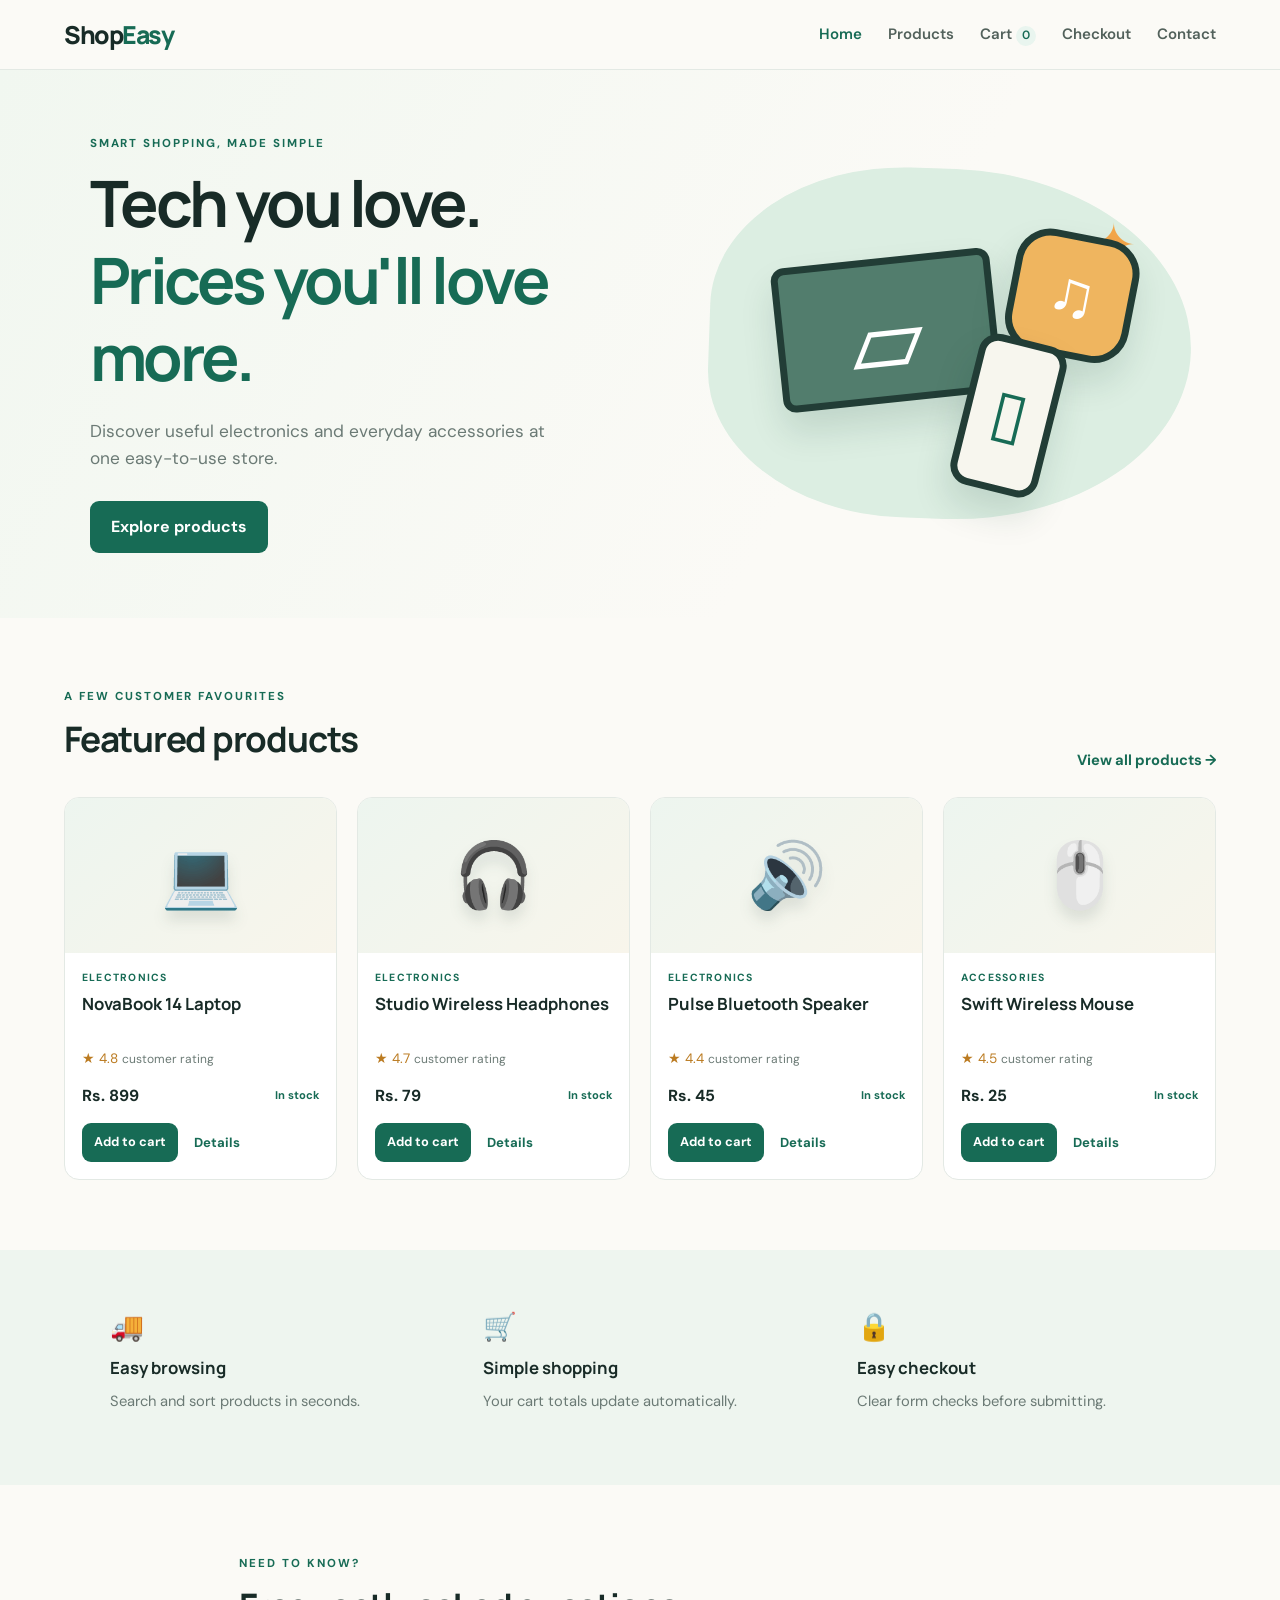
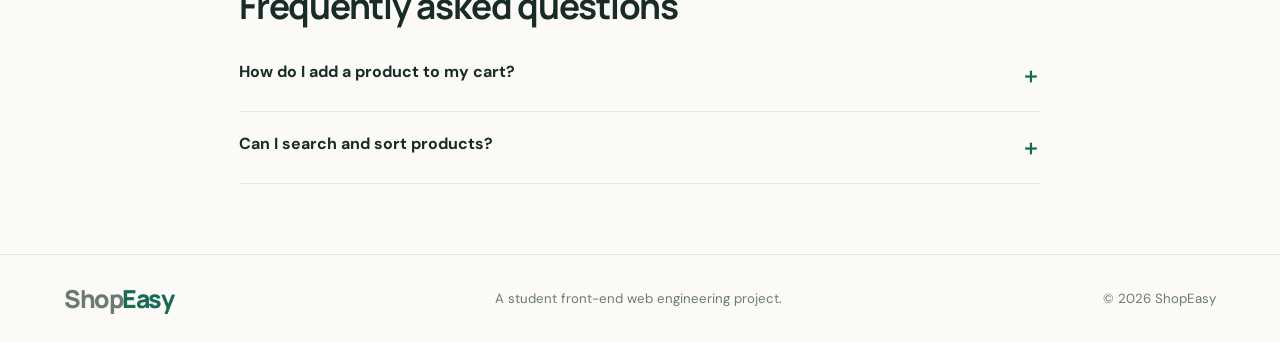
<file: shopeasy/index.html>
<!doctype html>
<html lang="en"><head><meta charset="UTF-8"><meta name="viewport" content="width=device-width, initial-scale=1.0"><title>ShopEasy | Home</title><link rel="stylesheet" href="css/style.css"><script src="https://code.jquery.com/jquery-3.7.1.min.js"></script><script defer src="js/data.js"></script><script defer src="js/store.js"></script><script defer src="js/ui.js"></script></head><body>
<header class="site-header"><a class="brand" href="index.html">Shop<span>Easy</span></a><button class="menu-toggle" aria-label="Toggle navigation">☰</button><nav class="nav"><a class="active" href="index.html">Home</a><a href="products.html">Products</a><a href="cart.html">Cart <span class="cart-count">0</span></a><a href="checkout.html">Checkout</a><a href="contact.html">Contact</a></nav></header>
<main><section class="hero"><div class="hero-copy"><p class="eyebrow">SMART SHOPPING, MADE SIMPLE</p><h1>Tech you love.<br><span>Prices you'll love more.</span></h1><p>Discover useful electronics and everyday accessories at one easy-to-use store.</p><a class="btn" href="products.html">Explore products</a></div><div class="hero-art" role="img" aria-label="Illustration of electronics including headphones, laptop and smartphone"><div class="art-circle">✦</div><div class="device laptop">▱</div><div class="device headphones">♫</div><div class="device phone">▯</div></div></section>
<section class="section"><div class="section-heading"><div><p class="eyebrow">A FEW CUSTOMER FAVOURITES</p><h2>Featured products</h2></div><a class="text-link" href="products.html">View all products →</a></div><div id="featured-grid" class="product-grid"><p class="loading">Loading featured products…</p></div></section>
<section class="benefits"><article><span>🚚</span><h3>Easy browsing</h3><p>Search and sort products in seconds.</p></article><article><span>🛒</span><h3>Simple shopping</h3><p>Your cart totals update automatically.</p></article><article><span>🔒</span><h3>Easy checkout</h3><p>Clear form checks before submitting.</p></article></section>
<section class="section faq"><p class="eyebrow">NEED TO KNOW?</p><h2>Frequently asked questions</h2><button class="faq-question">How do I add a product to my cart? <span>＋</span></button><div class="faq-answer"><p>Open Products, choose Add to cart, and visit the Cart page to update quantities.</p></div><button class="faq-question">Can I search and sort products? <span>＋</span></button><div class="faq-answer"><p>Yes. Use the search box, category filter and sorting menu on the Products page.</p></div></section></main>
<footer class="footer"><a class="brand" href="index.html">Shop<span>Easy</span></a><p>A student front-end web engineering project.</p><p>© 2026 ShopEasy</p></footer></body></html>
</file>
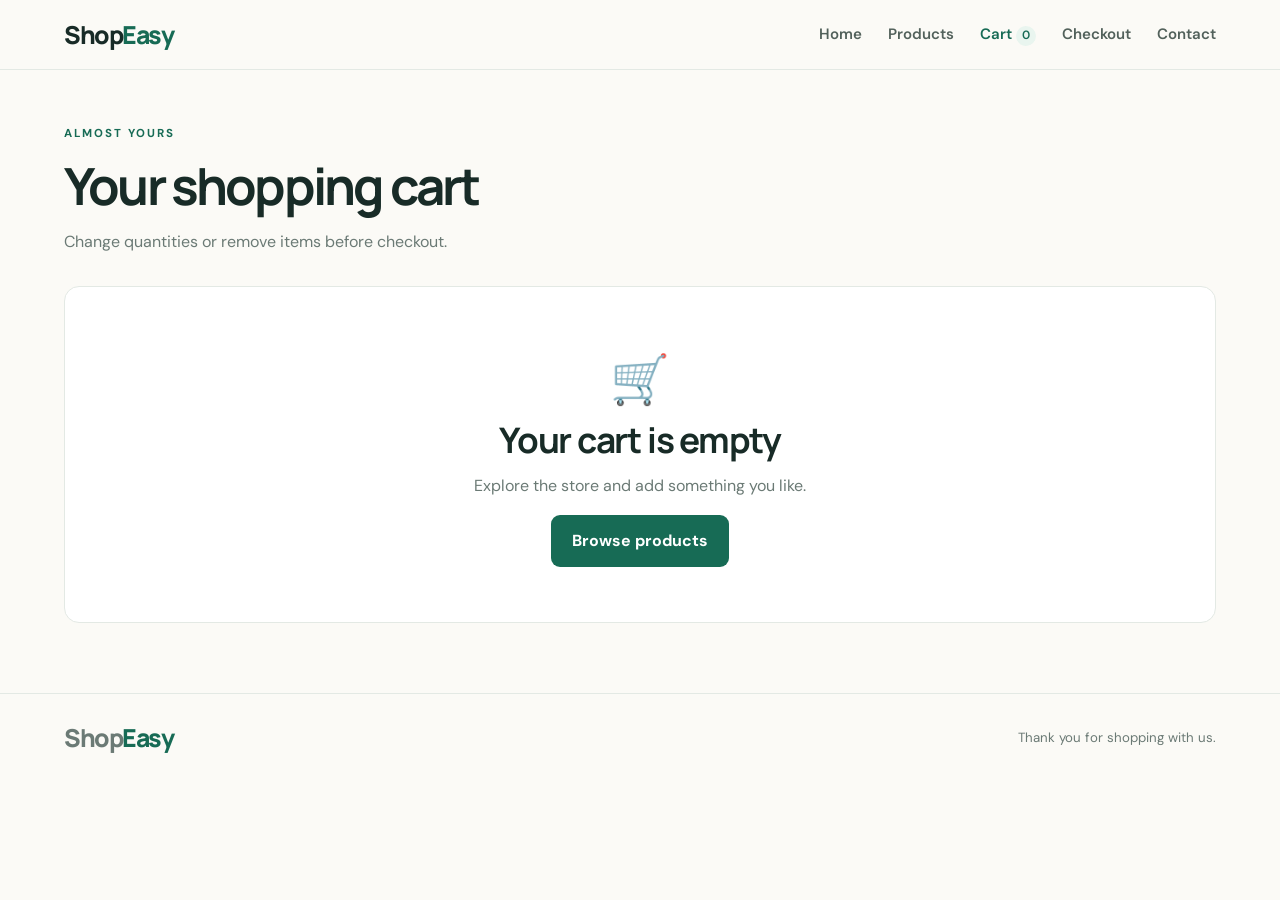
<file: shopeasy/cart.html>
<!doctype html><html lang="en"><head><meta charset="UTF-8"><meta name="viewport" content="width=device-width, initial-scale=1.0"><title>Your Cart | ShopEasy</title><link rel="stylesheet" href="css/style.css"><script src="https://code.jquery.com/jquery-3.7.1.min.js"></script><script defer src="js/data.js"></script><script defer src="js/store.js"></script><script defer src="js/ui.js"></script></head><body><header class="site-header"><a class="brand" href="index.html">Shop<span>Easy</span></a><button class="menu-toggle" aria-label="Toggle navigation">☰</button><nav class="nav"><a href="index.html">Home</a><a href="products.html">Products</a><a class="active" href="cart.html">Cart <span class="cart-count">0</span></a><a href="checkout.html">Checkout</a><a href="contact.html">Contact</a></nav></header><main class="page-wrap"><div class="page-title"><p class="eyebrow">ALMOST YOURS</p><h1>Your shopping cart</h1><p>Change quantities or remove items before checkout.</p></div><div id="cart-content" class="cart-layout"></div></main><footer class="footer"><a class="brand" href="index.html">Shop<span>Easy</span></a><p>Thank you for shopping with us.</p></footer></body></html>
</file>
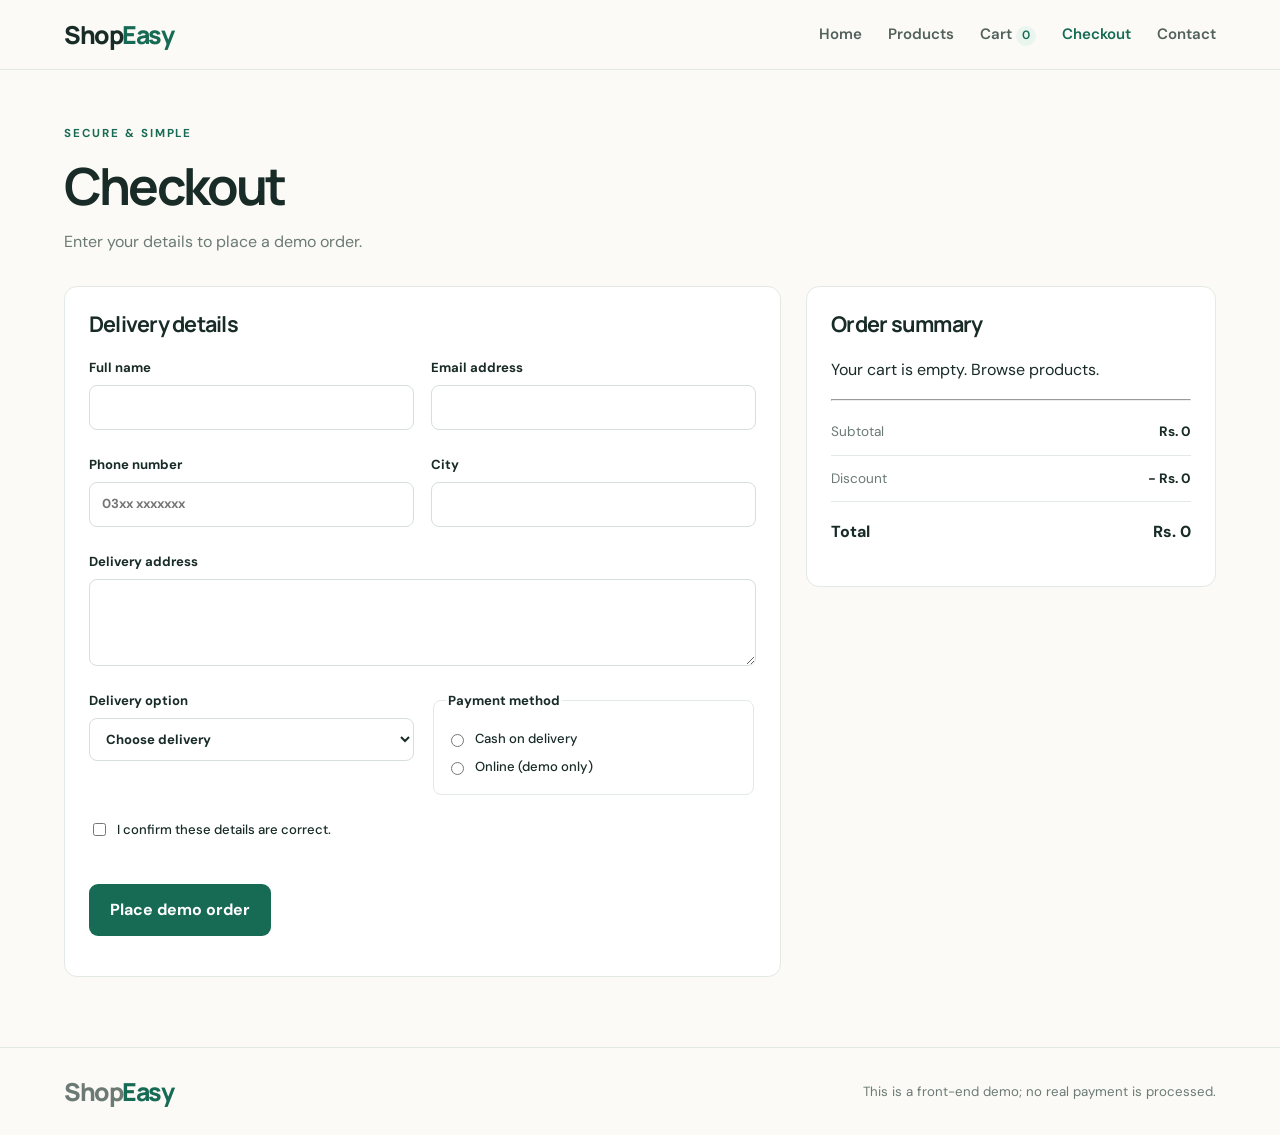
<file: shopeasy/checkout.html>
<!doctype html><html lang="en"><head><meta charset="UTF-8"><meta name="viewport" content="width=device-width, initial-scale=1.0"><title>Checkout | ShopEasy</title><link rel="stylesheet" href="css/style.css"><script src="https://code.jquery.com/jquery-3.7.1.min.js"></script><script defer src="js/data.js"></script><script defer src="js/store.js"></script><script defer src="js/ui.js"></script></head><body><header class="site-header"><a class="brand" href="index.html">Shop<span>Easy</span></a><button class="menu-toggle" aria-label="Toggle navigation">☰</button><nav class="nav"><a href="index.html">Home</a><a href="products.html">Products</a><a href="cart.html">Cart <span class="cart-count">0</span></a><a class="active" href="checkout.html">Checkout</a><a href="contact.html">Contact</a></nav></header><main class="page-wrap"><div class="page-title"><p class="eyebrow">SECURE & SIMPLE</p><h1>Checkout</h1><p>Enter your details to place a demo order.</p></div><div class="checkout-layout"><form id="checkout-form" class="form-card" novalidate><h2>Delivery details</h2><div class="form-grid"><label>Full name<input name="name" type="text" required minlength="3" autocomplete="name"><small class="field-error"></small></label><label>Email address<input name="email" type="email" required autocomplete="email"><small class="field-error"></small></label><label>Phone number<input name="phone" type="tel" required pattern="[0-9+() -]{7,20}" placeholder="03xx xxxxxxx" autocomplete="tel"><small class="field-error"></small></label><label>City<input name="city" type="text" required minlength="2" autocomplete="address-level2"><small class="field-error"></small></label><label class="full-field">Delivery address<textarea name="address" required minlength="8" rows="3" autocomplete="street-address"></textarea><small class="field-error"></small></label><label>Delivery option<select name="delivery" required><option value="">Choose delivery</option><option value="standard">Standard delivery</option><option value="express">Express delivery</option></select><small class="field-error"></small></label><fieldset><legend>Payment method</legend><label class="choice"><input type="radio" name="payment" value="cash" required> Cash on delivery</label><label class="choice"><input type="radio" name="payment" value="online"> Online (demo only)</label><small class="field-error"></small></fieldset><label class="full-field choice"><input type="checkbox" name="terms" required> I confirm these details are correct.</label><small class="field-error full-field"></small></div><button class="btn" type="submit">Place demo order</button><p id="checkout-message" class="success-message" role="status"></p></form><aside id="checkout-summary" class="summary-card"><h2>Order summary</h2><p>Loading your cart…</p></aside></div></main><footer class="footer"><a class="brand" href="index.html">Shop<span>Easy</span></a><p>This is a front-end demo; no real payment is processed.</p></footer></body></html>
</file>
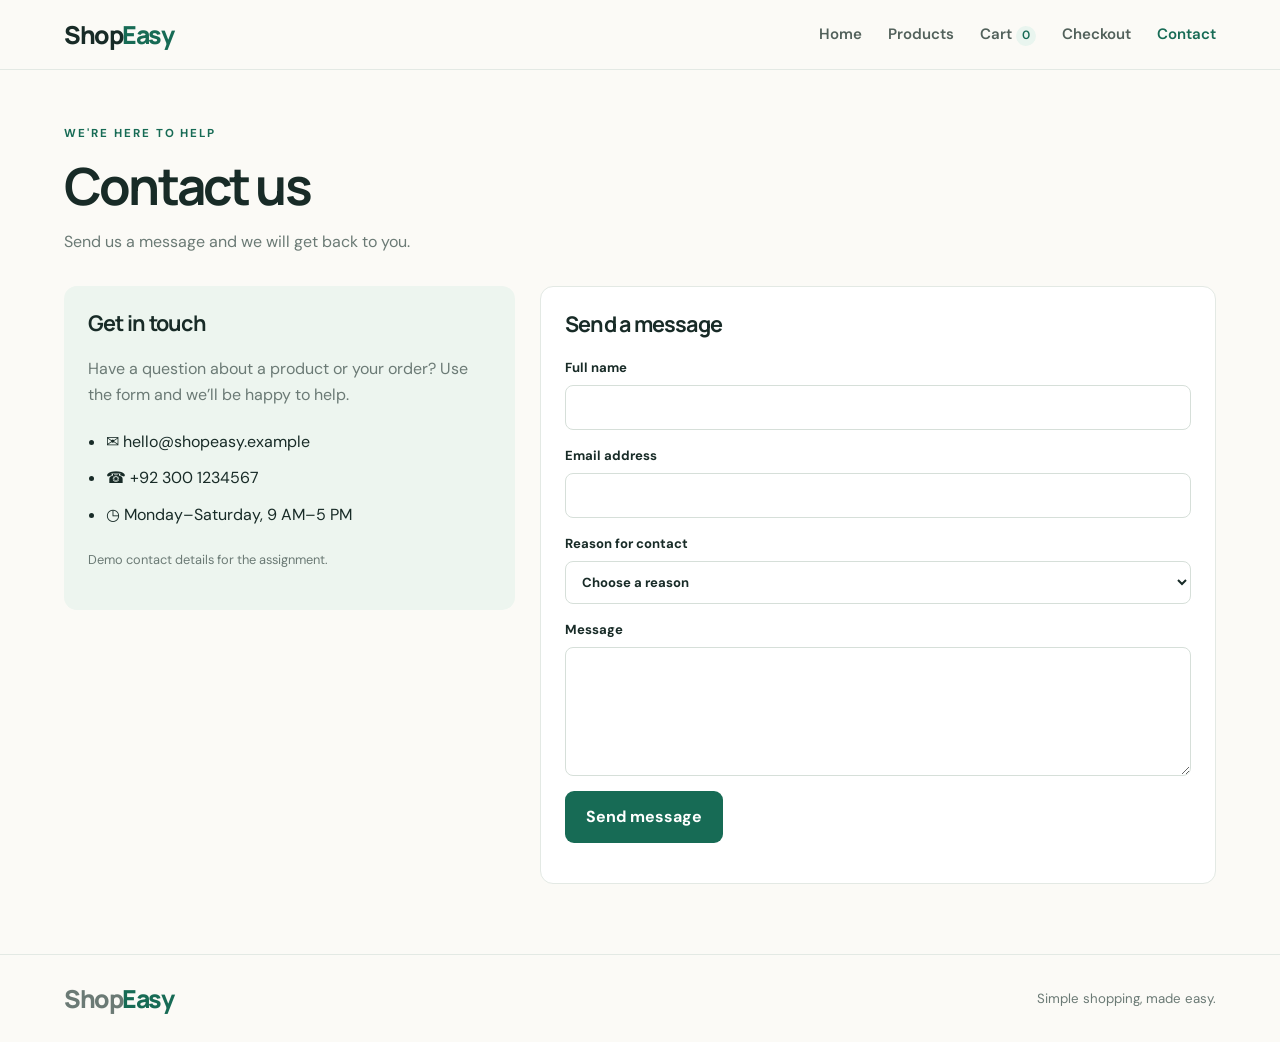
<file: shopeasy/contact.html>
<!doctype html><html lang="en"><head><meta charset="UTF-8"><meta name="viewport" content="width=device-width, initial-scale=1.0"><title>Contact | ShopEasy</title><link rel="stylesheet" href="css/style.css"><script src="https://code.jquery.com/jquery-3.7.1.min.js"></script><script defer src="js/data.js"></script><script defer src="js/store.js"></script><script defer src="js/ui.js"></script></head><body><header class="site-header"><a class="brand" href="index.html">Shop<span>Easy</span></a><button class="menu-toggle" aria-label="Toggle navigation">☰</button><nav class="nav"><a href="index.html">Home</a><a href="products.html">Products</a><a href="cart.html">Cart <span class="cart-count">0</span></a><a href="checkout.html">Checkout</a><a class="active" href="contact.html">Contact</a></nav></header><main class="page-wrap"><div class="page-title"><p class="eyebrow">WE'RE HERE TO HELP</p><h1>Contact us</h1><p>Send us a message and we will get back to you.</p></div><div class="contact-layout"><section class="contact-info"><h2>Get in touch</h2><p>Have a question about a product or your order? Use the form and we’ll be happy to help.</p><ul><li>✉ hello@shopeasy.example</li><li>☎ +92 300 1234567</li><li>◷ Monday–Saturday, 9 AM–5 PM</li></ul><p class="muted">Demo contact details for the assignment.</p></section><form id="contact-form" class="form-card"><h2>Send a message</h2><label>Full name<input name="name" type="text" required minlength="3"></label><label>Email address<input name="email" type="email" required></label><label>Reason for contact<select name="reason" required><option value="">Choose a reason</option><option>Product question</option><option>Order support</option><option>Other</option></select></label><label>Message<textarea name="message" rows="5" required minlength="10"></textarea></label><button class="btn" type="submit">Send message</button><p id="contact-message" class="success-message" role="status"></p></form></div></main><footer class="footer"><a class="brand" href="index.html">Shop<span>Easy</span></a><p>Simple shopping, made easy.</p></footer></body></html>
</file>
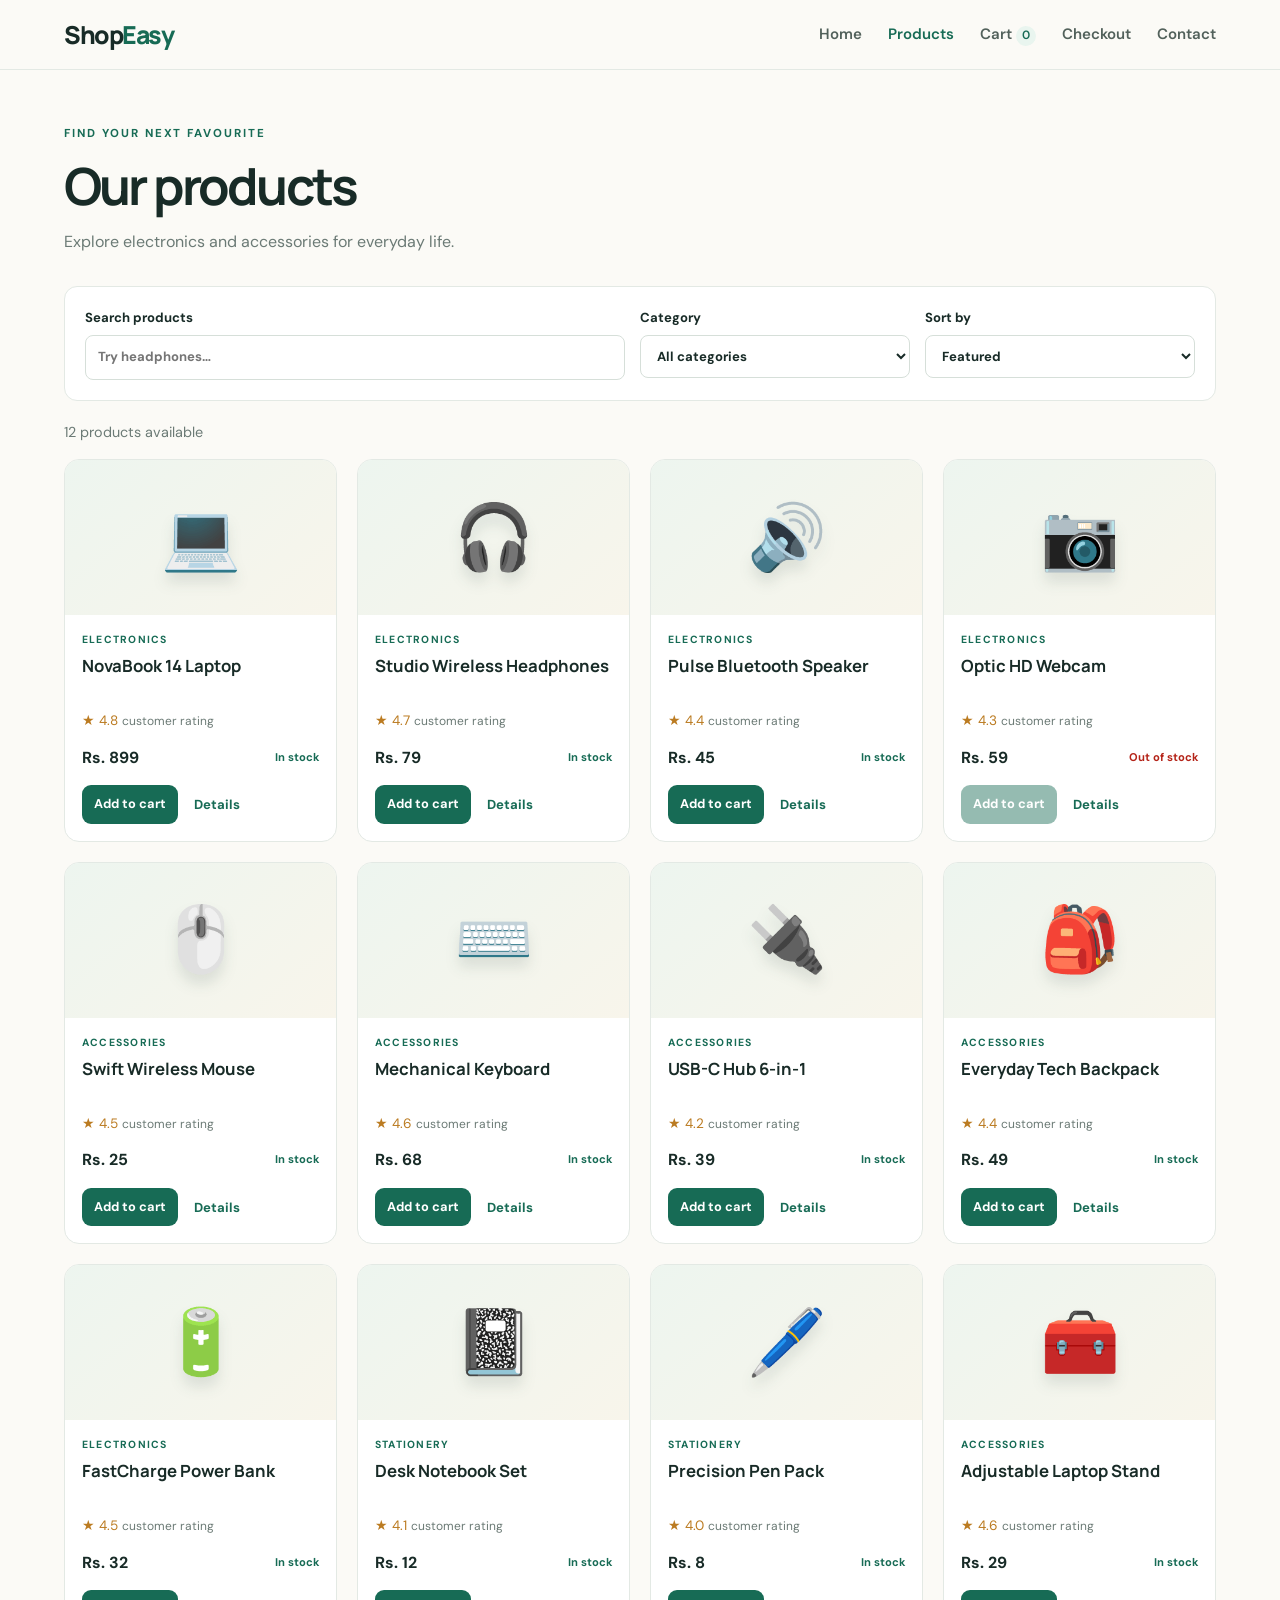
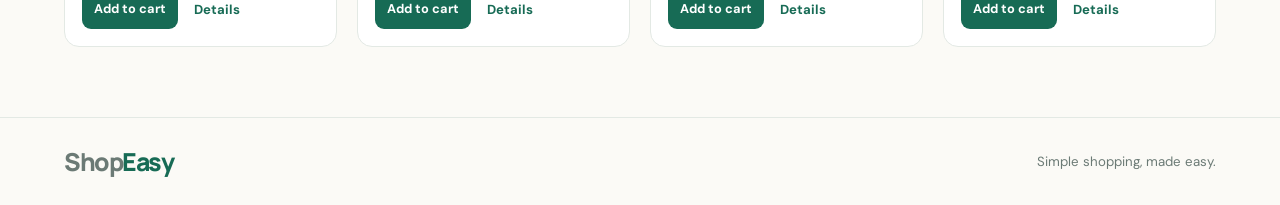
<file: shopeasy/products.html>
<!doctype html><html lang="en"><head><meta charset="UTF-8"><meta name="viewport" content="width=device-width, initial-scale=1.0"><title>Products | ShopEasy</title><link rel="stylesheet" href="css/style.css"><script src="https://code.jquery.com/jquery-3.7.1.min.js"></script><script defer src="js/data.js"></script><script defer src="js/store.js"></script><script defer src="js/ui.js"></script></head><body><header class="site-header"><a class="brand" href="index.html">Shop<span>Easy</span></a><button class="menu-toggle" aria-label="Toggle navigation">☰</button><nav class="nav"><a href="index.html">Home</a><a class="active" href="products.html">Products</a><a href="cart.html">Cart <span class="cart-count">0</span></a><a href="checkout.html">Checkout</a><a href="contact.html">Contact</a></nav></header><main class="page-wrap"><div class="page-title"><p class="eyebrow">FIND YOUR NEXT FAVOURITE</p><h1>Our products</h1><p>Explore electronics and accessories for everyday life.</p></div><section class="toolbar" aria-label="Product controls"><label class="search-label">Search products<input id="search-input" type="search" placeholder="Try headphones…"></label><label>Category<select id="category-filter"><option value="all">All categories</option><option value="electronics">Electronics</option><option value="accessories">Accessories</option><option value="stationery">Stationery</option></select></label><label>Sort by<select id="sort-select"><option value="featured">Featured</option><option value="price-asc">Price: low to high</option><option value="price-desc">Price: high to low</option><option value="name">Name: A–Z</option><option value="rating">Top rated</option></select></label></section><p id="loading-message" class="notice" role="status">Loading products…</p><p id="error-message" class="error hidden" role="alert">Could not load products.json. Run this project with VS Code Live Server.</p><div id="product-grid" class="product-grid"></div><section id="product-details" class="details-panel hidden" aria-live="polite"></section></main><footer class="footer"><a class="brand" href="index.html">Shop<span>Easy</span></a><p>Simple shopping, made easy.</p></footer></body></html>
</file>
<file: shopeasy/css/style.css>
@import url('https://fonts.googleapis.com/css2?family=DM+Sans:wght@400;500;600;700&family=Manrope:wght@400;500;600;700;800&display=swap');
:root{--ink:#182b27;--muted:#6b7a75;--green:#176b55;--green-dark:#10513f;--mint:#e9f5ef;--cream:#fbfaf6;--line:#e3e9e4;--white:#fff;--orange:#f3a64a;--danger:#b42318;--shadow:0 12px 35px rgba(24,43,39,.08)}
*{box-sizing:border-box}html{scroll-behavior:smooth}body{margin:0;background:var(--cream);color:var(--ink);font-family:'DM Sans',sans-serif;line-height:1.6}h1,h2,h3{font-family:Manrope,sans-serif;line-height:1.2;margin:0 0 12px}h1{font-size:clamp(2.3rem,5vw,4.4rem);letter-spacing:-.055em}h2{font-size:clamp(1.6rem,3vw,2.2rem);letter-spacing:-.035em}h3{font-size:1.05rem}p{margin:0 0 16px}a{color:inherit;text-decoration:none}button,input,select,textarea{font:inherit}button{cursor:pointer}.site-header{display:flex;align-items:center;justify-content:space-between;gap:28px;padding:18px max(5vw,22px);background:rgba(251,250,246,.96);border-bottom:1px solid var(--line);position:sticky;top:0;z-index:20;backdrop-filter:blur(12px)}.brand{font:800 1.55rem Manrope,sans-serif;letter-spacing:-.06em}.brand span{color:var(--green)}.nav{display:flex;align-items:center;gap:26px}.nav a{font-size:.94rem;color:#52615b;font-weight:600;transition:color .2s}.nav a:hover,.nav a:focus,.nav a.active{color:var(--green)}.cart-count{display:inline-flex;min-width:20px;height:20px;align-items:center;justify-content:center;border-radius:20px;background:var(--mint);color:var(--green);font-size:.75rem;padding:0 5px}.menu-toggle{display:none;border:0;background:transparent;font-size:1.5rem}.hero{display:grid;grid-template-columns:1.1fr .9fr;align-items:center;gap:30px;min-height:520px;padding:65px max(7vw,24px);background:linear-gradient(120deg,#f1f7f0 0%,#fbfaf6 65%);overflow:hidden}.hero-copy{max-width:610px}.hero-copy>p:not(.eyebrow){max-width:480px;color:var(--muted);font-size:1.08rem;margin:22px 0 28px}.hero h1 span{color:var(--green)}.eyebrow{font-size:.72rem;letter-spacing:.17em;font-weight:700;color:var(--green);margin-bottom:12px}.btn{display:inline-flex;align-items:center;justify-content:center;border:0;border-radius:9px;padding:13px 21px;background:var(--green);color:white;font-weight:700;transition:transform .2s,background .2s}.btn:hover,.btn:focus{background:var(--green-dark);transform:translateY(-2px)}.btn:disabled{opacity:.45;cursor:not-allowed;transform:none}.hero-art{height:350px;position:relative;display:flex;align-items:center;justify-content:center;background:#dceee2;border-radius:45% 55% 55% 45%;transform:rotate(2deg)}.art-circle{position:absolute;right:12%;top:7%;font-size:3.5rem;color:#f3a64a}.device{position:absolute;display:grid;place-items:center;box-shadow:0 20px 35px #123b2b22;border:7px solid #223d36;color:#fff}.laptop{width:220px;height:145px;background:#527d6d;border-radius:13px;font-size:6rem;transform:rotate(-8deg);left:14%;top:26%}.headphones{width:125px;height:125px;background:#efb55f;border-radius:35px;font-size:4rem;right:12%;top:17%;transform:rotate(9deg)}.phone{width:90px;height:155px;background:#f7f6ee;border-radius:20px;color:#176b55;font-size:4rem;right:28%;bottom:8%;transform:rotate(12deg)}.section,.page-wrap{max-width:1200px;margin:auto;padding:70px 24px}.section-heading{display:flex;align-items:end;justify-content:space-between;gap:20px;margin-bottom:25px}.text-link{color:var(--green);font-weight:700;font-size:.92rem}.text-link:hover{text-decoration:underline}.product-grid{display:grid;grid-template-columns:repeat(4,minmax(0,1fr));gap:20px}.product-card{background:#fff;border:1px solid var(--line);border-radius:15px;overflow:hidden;transition:transform .22s,box-shadow .22s}.product-card:hover{transform:translateY(-4px);box-shadow:var(--shadow)}.product-art{height:155px;display:grid;place-items:center;background:linear-gradient(140deg,#edf5ef,#f8f5eb);font-size:4rem}.product-art span{filter:drop-shadow(0 10px 7px #183b2b1c)}.product-info{padding:17px}.category-tag{text-transform:uppercase;letter-spacing:.12em;font-size:.65rem;font-weight:700;color:var(--green);margin-bottom:7px}.product-info h3{min-height:42px}.rating{font-size:.85rem;color:#bb7b21;margin:8px 0 13px}.rating span{font-size:.75rem;color:var(--muted)}.product-bottom{display:flex;justify-content:space-between;gap:8px;align-items:center;margin-bottom:15px}.product-bottom strong{font-size:1rem}.stock{font-size:.7rem;font-weight:700}.available{color:var(--green)}.unavailable{color:var(--danger)}.card-actions{display:flex;align-items:center;gap:10px}.btn-small{padding:9px 12px;font-size:.8rem}.details-btn{background:transparent;border:0;color:var(--green);font-size:.82rem;font-weight:700}.benefits{display:grid;grid-template-columns:repeat(3,1fr);gap:20px;padding:45px max(7vw,24px);background:#eef5ef}.benefits article{padding:10px 20px}.benefits article>span{font-size:1.7rem}.benefits h3{margin-top:10px}.benefits p{color:var(--muted);font-size:.92rem}.faq{max-width:850px}.faq-question{display:flex;justify-content:space-between;width:100%;padding:19px 0;border:0;border-bottom:1px solid var(--line);background:transparent;text-align:left;font-weight:700;color:var(--ink)}.faq-question span{color:var(--green);font-size:1.3rem}.faq-answer{display:none;padding:17px 0;color:var(--muted)}.footer{display:flex;align-items:center;justify-content:space-between;gap:18px;padding:27px max(5vw,22px);border-top:1px solid var(--line);color:var(--muted);font-size:.83rem}.footer p{margin:0}.page-wrap{min-height:65vh;padding-top:55px}.page-title{margin-bottom:32px}.page-title h1{font-size:clamp(2.3rem,4vw,3.5rem)}.page-title>p:last-child{color:var(--muted)}.toolbar{display:grid;grid-template-columns:2fr 1fr 1fr;gap:15px;padding:20px;background:#fff;border:1px solid var(--line);border-radius:13px;margin-bottom:20px}.toolbar label,.form-card label{display:flex;flex-direction:column;gap:7px;font-size:.82rem;font-weight:700}.toolbar input,.toolbar select,.form-card input,.form-card select,.form-card textarea{width:100%;min-width:0;border:1px solid #d6dfd9;border-radius:8px;background:white;padding:11px 12px;color:var(--ink);outline:none}.toolbar input:focus,.toolbar select:focus,.form-card input:focus,.form-card select:focus,.form-card textarea:focus{border-color:var(--green);box-shadow:0 0 0 3px #176b5519}.notice,.loading{color:var(--muted);font-size:.9rem;margin:15px 0}.error{color:var(--danger)}.hidden{display:none!important}.details-panel{display:grid;grid-template-columns:130px 1fr;gap:25px;position:relative;background:#edf5ef;border-radius:15px;padding:28px;margin-top:30px}.detail-emoji{display:grid;place-items:center;background:#fff;border-radius:12px;font-size:4rem}.details-close{position:absolute;right:15px;top:12px;border:0;background:transparent;font-size:1.7rem}.detail-price{font-size:1.25rem;font-weight:800;color:var(--green)}.cart-layout{display:grid;grid-template-columns:minmax(0,1fr) 300px;gap:25px;align-items:start}.cart-table-wrap{overflow-x:auto;background:#fff;border:1px solid var(--line);border-radius:12px}.cart-table{width:100%;border-collapse:collapse;min-width:650px}.cart-table th,.cart-table td{text-align:left;padding:17px 14px;border-bottom:1px solid var(--line);font-size:.85rem}.cart-table th{background:#f4f7f3;color:var(--muted);font-size:.72rem;text-transform:uppercase;letter-spacing:.06em}.cart-product{display:flex;align-items:center;gap:10px}.mini-art{display:grid;place-items:center;width:45px;height:45px;background:var(--mint);border-radius:8px;font-size:1.5rem}.cart-product small{display:block;color:var(--muted);text-transform:capitalize}.quantity-control{display:flex;align-items:center;gap:10px}.quantity-control button{width:27px;height:27px;border:1px solid var(--line);background:#fff;border-radius:6px}.remove-btn{border:0;background:transparent;color:var(--danger);font-size:.8rem}.summary-card,.form-card,.contact-info{background:#fff;border:1px solid var(--line);border-radius:13px;padding:24px}.summary-card h2,.form-card h2,.contact-info h2{font-size:1.35rem;margin-bottom:20px}.summary-line{display:flex;justify-content:space-between;gap:12px;padding:12px 0;border-bottom:1px solid var(--line);font-size:.85rem}.summary-line span{color:var(--muted)}.grand-total{font-size:1rem;border-bottom:0;padding:17px 0}.grand-total span,.grand-total strong{color:var(--ink);font-weight:800}.btn-full{width:100%;margin-top:10px}.centered{display:block;text-align:center;margin-top:16px}.empty-card{text-align:center;background:#fff;border:1px solid var(--line);border-radius:15px;padding:55px 20px;grid-column:1/-1}.empty-card>span{font-size:3rem}.empty-card p{color:var(--muted)}.checkout-layout,.contact-layout{display:grid;grid-template-columns:minmax(0,1.4fr) minmax(270px,.8fr);gap:25px;align-items:start}.form-grid{display:grid;grid-template-columns:1fr 1fr;gap:17px;margin-bottom:20px}.form-card label{margin-bottom:15px}.form-grid label{margin:0}.full-field{grid-column:1/-1}.form-card fieldset{border:1px solid var(--line);border-radius:8px;padding:10px 12px}.form-card legend{font-size:.82rem;font-weight:700}.form-card .choice{display:flex;flex-direction:row;align-items:center;gap:8px;font-weight:500;margin:7px 0}.form-card .choice input{width:auto}.field-error{display:block;min-height:0;color:var(--danger);font-size:.75rem;font-weight:500}.invalid{border-color:var(--danger)!important}.success-message{color:var(--green);font-weight:700;margin-top:15px}.error-message{color:var(--danger);font-weight:700;margin-top:15px}.contact-layout{grid-template-columns:.8fr 1.2fr}.contact-info{background:#edf5ef;border:0}.contact-info p{color:var(--muted)}.contact-info ul{padding-left:18px;line-height:2.3}.muted{font-size:.8rem}.toast{display:none;position:fixed;right:24px;bottom:24px;z-index:40;background:var(--ink);color:#fff;padding:13px 20px;border-radius:10px;box-shadow:var(--shadow)}.empty-state{grid-column:1/-1;background:white;padding:30px;border-radius:12px;color:var(--muted)}
@media(max-width:950px){.product-grid{grid-template-columns:repeat(2,minmax(0,1fr))}.hero{min-height:450px}.hero-art{height:280px}.laptop{width:170px;height:120px}.headphones{width:100px;height:100px}.phone{height:130px;width:70px}.cart-layout{grid-template-columns:1fr}.summary-card{max-width:none}.checkout-layout,.contact-layout{grid-template-columns:1fr 1fr}}
@media(max-width:768px){.site-header{padding:14px 20px}.menu-toggle{display:block}.nav{display:none;position:absolute;top:100%;left:0;right:0;padding:16px 22px 22px;background:var(--cream);border-bottom:1px solid var(--line);flex-direction:column;align-items:flex-start;gap:14px}.nav.nav-open{display:flex}.hero{grid-template-columns:1fr;padding:55px 25px 35px}.hero-art{max-width:460px;width:100%;margin:auto;height:250px}.section,.page-wrap{padding:48px 20px}.toolbar{grid-template-columns:1fr 1fr}.search-label{grid-column:1/-1}.benefits{padding:30px 20px;gap:8px}.benefits article{padding:8px}.footer{flex-wrap:wrap}.checkout-layout,.contact-layout{grid-template-columns:1fr}.form-grid{grid-template-columns:1fr}.full-field{grid-column:auto}.details-panel{grid-template-columns:1fr}.detail-emoji{min-height:100px}}
@media(max-width:480px){.product-grid{grid-template-columns:1fr}.product-art{height:180px}.section-heading{align-items:start;flex-direction:column}.hero-art{height:220px}.laptop{left:8%;width:145px;height:100px}.headphones{right:8%;width:85px;height:85px}.phone{right:24%;height:115px;width:62px}.toolbar{grid-template-columns:1fr}.search-label{grid-column:auto}.benefits{grid-template-columns:1fr}.benefits article{display:grid;grid-template-columns:38px 1fr;column-gap:10px}.benefits article>span{grid-row:span 2}.benefits h3{margin:0}.benefits p{margin:5px 0}.footer{align-items:flex-start;flex-direction:column}.page-wrap{padding-top:35px}.summary-card,.form-card{padding:18px}}
</file>
